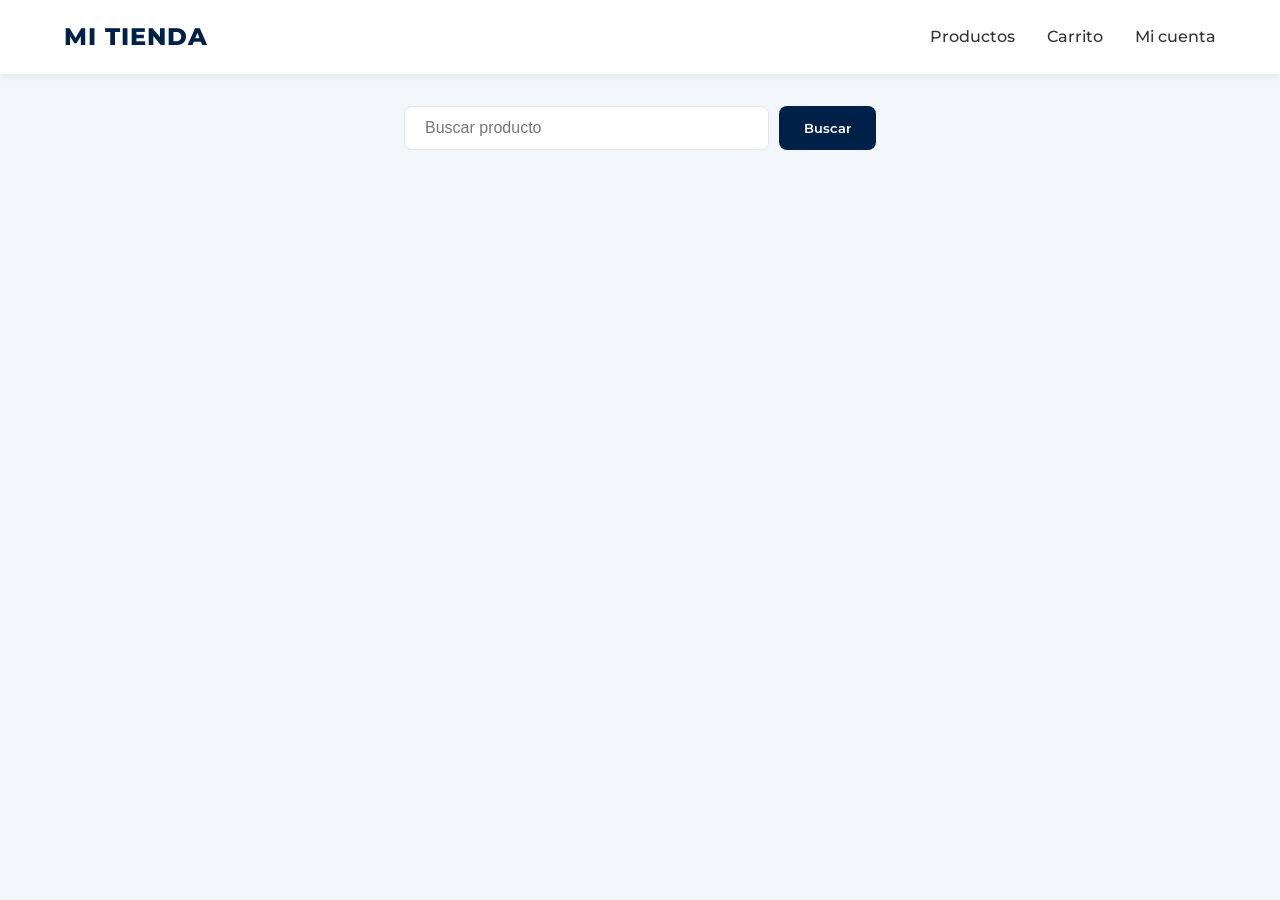
<file: index.html>
<!DOCTYPE html>
<html lang="es">

<head>
    <meta charset="UTF-8">
    <meta name="viewport" content="width=device-width, initial-scale=1.0">
    <link rel="stylesheet" href="./assets/css/pages/products.css">
    <title>Productos | Mi tienda</title>
</head>

<body>
    <header>
        <h3>Mi tienda</h3>
        <nav>
            <a href="">Productos</a>
            <a href="./pages/carrito.html">Carrito</a>
            <a href="./pages/login.html">Mi cuenta</a>
        </nav>
    </header>


    <!-- Laboratorio 1 del módulo 4 -->
    <!-- Agrega un input y un botón para buscar -->
    <!-- Al dar click, lo que se escriba en el input se buscó en los productos -->

    <main>
        <div id="buscar">
            <input type="text" id="inputBuscar" placeholder="Buscar producto"/>
            <button id="btnBuscar">Buscar</button>
        </div>

        <div id="productsList">
            <!-- Los productos se cargarán aquí dinámicamente -->
        </div>
    </main>

    <script src="./js/products.js" type="module"></script>
</body>

</html>
</file>
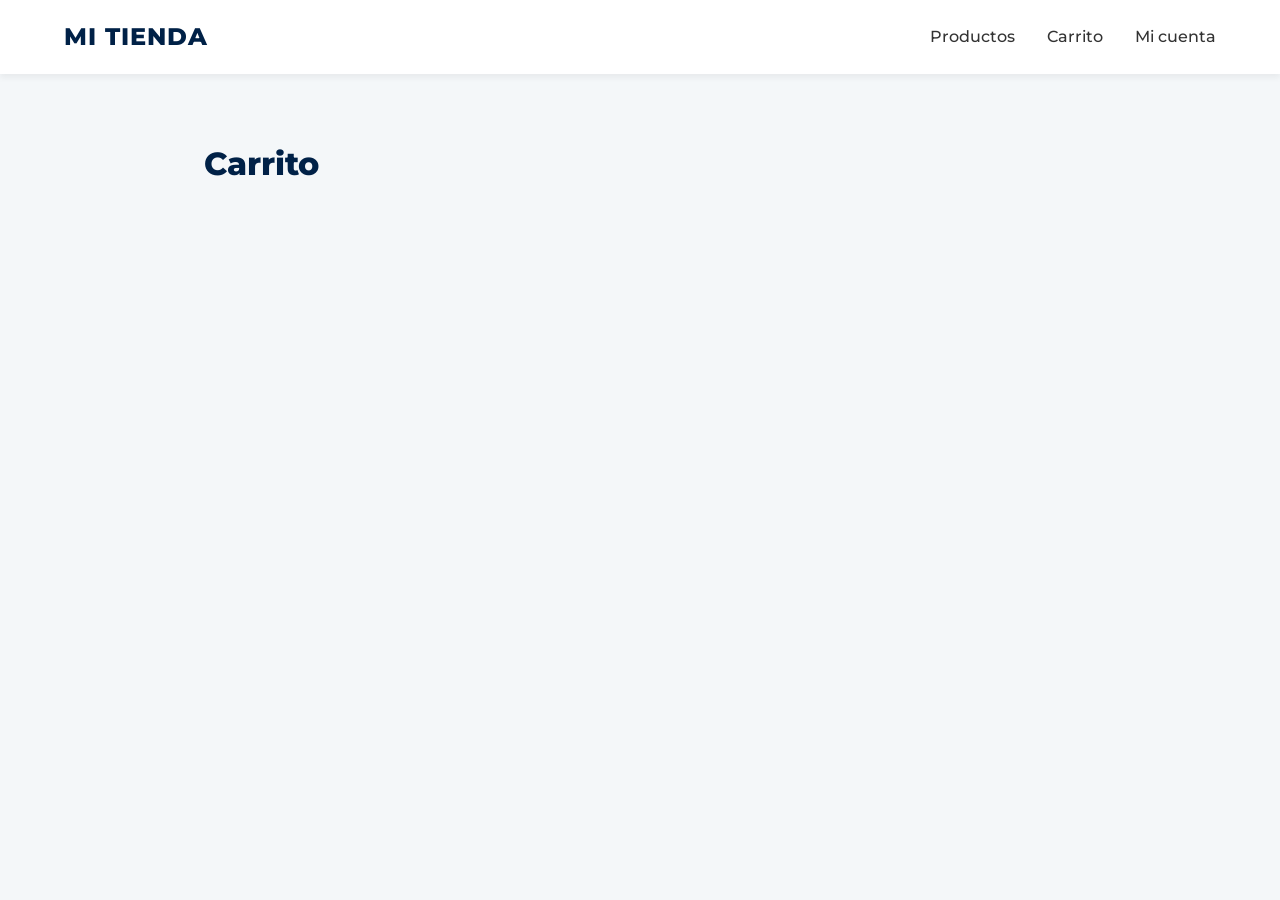
<file: pages/carrito.html>
<!DOCTYPE html>
<html lang="es">

<head>
    <meta charset="UTF-8">
    <meta name="viewport" content="width=device-width, initial-scale=1.0">
    <link rel="stylesheet" href="../assets/css/pages/carrito.css">
    <title>Carrito | Mi tienda</title>
</head>

<body>
    <header>
        <h3>Mi tienda</h3>
        <nav>
            <a href="../index.html">Productos</a>
            <a href="">Carrito</a>
            <a href="./login.html">Mi cuenta</a>
        </nav>
    </header>


    <main>
        <h1>Carrito</h1>

        <section id="productosCarrito">

        </section>
    </main>

    <script src="../js/carrito.js" type="module"></script>
</body>

</html>
</file>
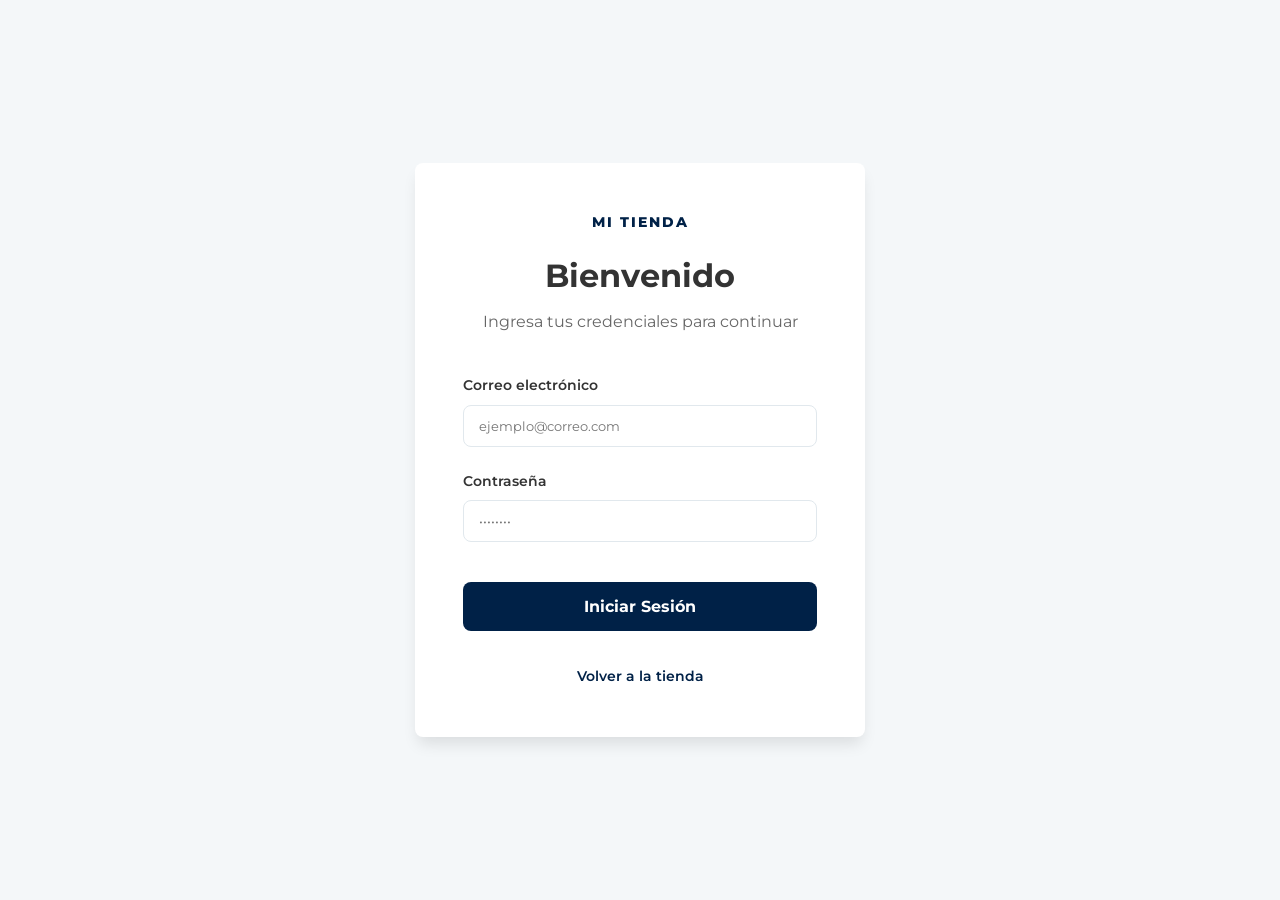
<file: pages/login.html>
<!DOCTYPE html>
<html lang="es">

<head>
    <meta charset="UTF-8">
    <meta name="viewport" content="width=device-width, initial-scale=1.0">
    <link rel="stylesheet" href="../assets/css/pages/login.css">
    <title>Iniciar sesión | Mi tienda</title>
</head>

<body>
    <div class="login-container">
        <form class="login-card">
            <h3>Mi tienda</h3>
            <h1>Bienvenido</h1>
            <p>Ingresa tus credenciales para continuar</p>
            
            <div class="input-group">
                <label for="email">Correo electrónico</label>
                <input type="email" id="email" placeholder="ejemplo@correo.com" required>
            </div>
            
            <div class="input-group">
                <label for="password">Contraseña</label>
                <input type="password" id="password" placeholder="••••••••" required>
            </div>
            
            <button type="submit" class="login-btn">Iniciar Sesión</button>
            
            <div class="login-footer">
                <a href="../index.html">Volver a la tienda</a>
            </div>
        </form>
    </div>
</body>

</html>
</file>
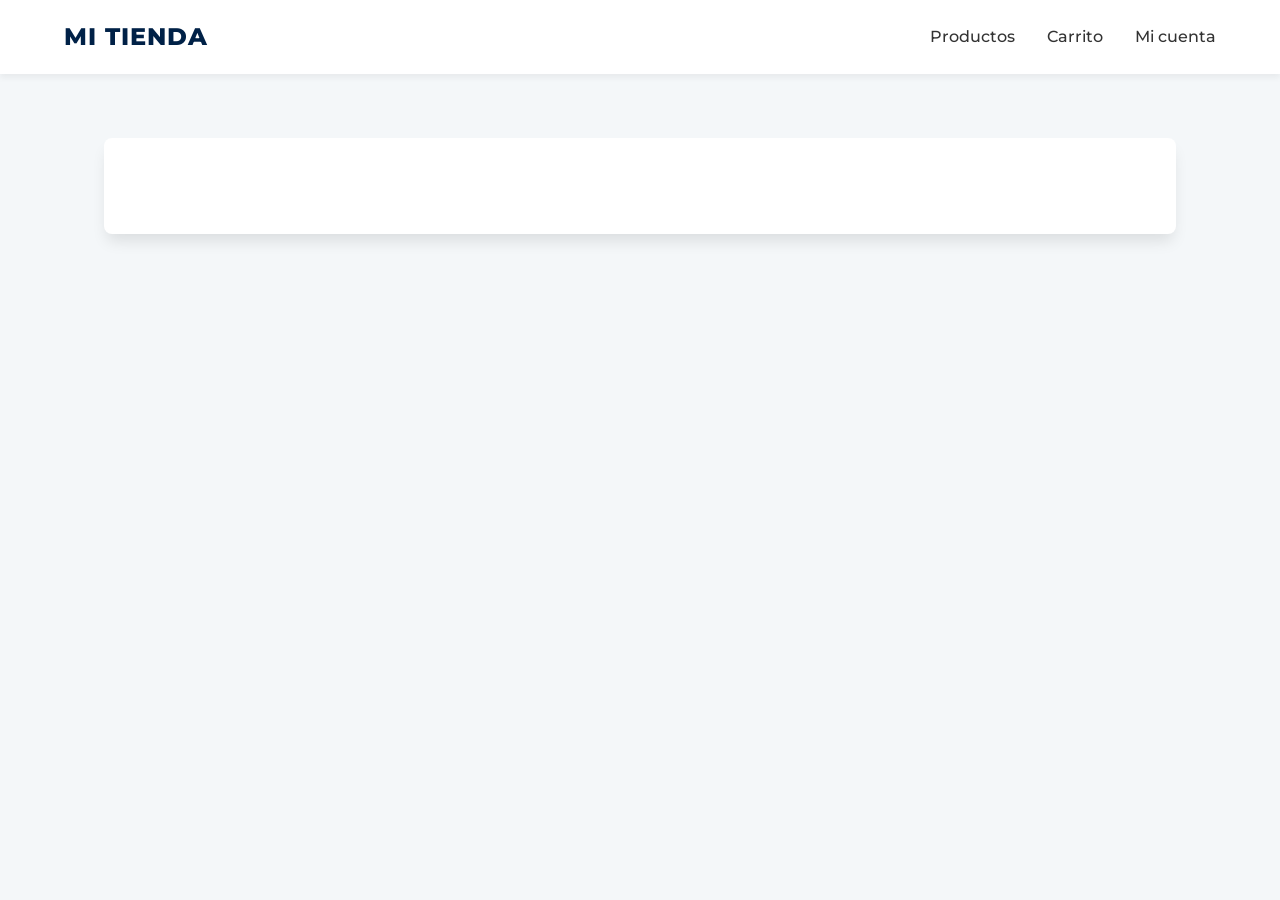
<file: pages/singleProduct.html>
<!DOCTYPE html>
<html lang="es">

<head>
    <meta charset="UTF-8">
    <meta name="viewport" content="width=device-width, initial-scale=1.0">
    <link rel="stylesheet" href="../assets/css/pages/singleProduct.css">
    <title>Detalle del Producto | Mi tienda</title>
</head>

<body>
    <header>
        <h3>Mi tienda</h3>
        <nav>
            <a href="../index.html">Productos</a>
            <a href="./carrito.html">Carrito</a>
            <a href="./login.html">Mi cuenta</a>
        </nav>
    </header>


    <main>
        <div id="singleProduct">
            <div id="singleProductContainer">
                <img id="singleProductImage">

                <div id="singleProductDescription">

                </div>
            </div>
        </div>
    </main>

    <script src="../js/singleProduct.js"></script>
</body>

</html>
</file>
<file: assets/css/pages/products.css>
@import url(../styles.config.css);

/* Contenedor del buscador */
#buscar {
    width: 100%;
    max-width: 600px;
    margin: 0 auto 3rem auto;
    display: flex;
    gap: 10px;
    padding: 0 5%;
}

#inputBuscar {
    flex: 1;
    padding: 12px 20px;
    border: 1px solid var(--border-color);
    border-radius: var(--radius);
    font-size: 1rem;
    transition: border-color 0.3s ease;
    background-color: var(--bg-color);
}

#inputBuscar:focus {
    outline: none;
    border-color: var(--primary-color);
}

#btnBuscar {
    padding: 12px 25px;
    background-color: var(--primary-color);
    color: white;
    border-radius: var(--radius);
    font-weight: 600;
}

#btnBuscar:hover {
    background-color: var(--primary-hover);
}

/* Lista de productos */
#productsList {
    display: grid;
    grid-template-columns: repeat(auto-fill, minmax(280px, 1fr));
    gap: 2rem;
    padding: 0 5% 3rem 5%;
}

.product {
    background-color: var(--bg-color);
    border-radius: var(--radius);
    overflow: hidden;
    box-shadow: var(--shadow-soft);
    transition: transform 0.3s ease, box-shadow 0.3s ease;
    display: flex;
    flex-direction: column;
    height: 100%;
    padding: 1.5rem;
}

.product:hover {
    transform: translateY(-5px);
    box-shadow: var(--shadow-medium);
}

.productImage {
    width: 100%;
    height: 200px;
    object-fit: contain;
    margin-bottom: 1.5rem;
}

/* productDescription */
.product > div {
    display: flex;
    flex-direction: column;
    flex-grow: 1;
    gap: 0.8rem;
}

.product h4 {
    font-size: 1.1rem;
    color: var(--primary-color);
    margin-bottom: 0.5rem;
}

.product p {
    font-size: 0.9rem;
    color: var(--text-light);
}

.productCategory {
    background-color: var(--secondary-color);
    color: var(--primary-color);
    font-size: 0.75rem;
    font-weight: 700;
    padding: 4px 12px;
    border-radius: 20px;
    width: fit-content;
    text-transform: uppercase;
}

.product button {
    margin-top: auto;
    padding: 12px;
    background-color: var(--primary-color);
    color: white;
    border-radius: var(--radius);
    font-weight: 600;
    width: 100%;
}

.product button:hover {
    background-color: var(--primary-hover);
}
</file>
<file: assets/css/pages/carrito.css>
@import url(../styles.config.css);

main {
    padding: 2rem 5%;
    max-width: 1000px;
    margin: 0 auto;
}

main h1 {
    color: var(--primary-color);
    margin-bottom: 2rem;
    font-size: 2rem;
    font-weight: 800;
}

#productosCarrito {
    display: flex;
    flex-direction: column;
    gap: 1.5rem;
}

/* Estilos para los elementos que el JS inyectará (asumiendo estructura similar a productos) */
.cart-item {
    background-color: var(--bg-color);
    padding: 1.5rem;
    border-radius: var(--radius);
    box-shadow: var(--shadow-soft);
    display: flex;
    align-items: center;
    gap: 2rem;
    transition: box-shadow 0.3s ease;
}

.cart-item:hover {
    box-shadow: var(--shadow-medium);
}

.cart-item img {
    width: 80px;
    height: 80px;
    object-fit: contain;
}

.cart-item-info {
    flex: 1;
}

.cart-item-info h4 {
    color: var(--primary-color);
    margin-bottom: 0.3rem;
}

.cart-item-info p {
    color: var(--text-light);
    font-weight: 600;
}

.cart-item button {
    padding: 8px 15px;
    background-color: #ff4d4d; /* Color de error/borrar, pero podemos usar un tono de azul si se prefiere */
    color: white;
    border-radius: var(--radius);
    font-weight: 600;
    font-size: 0.85rem;
}

.cart-item button:hover {
    background-color: #cc0000;
}

/* Botón de finalizar compra (si existe o se añade) */
.checkout-btn {
    display: block;
    width: 100%;
    max-width: 300px;
    margin: 3rem auto 0 auto;
    padding: 15px;
    background-color: var(--primary-color);
    color: white;
    text-align: center;
    border-radius: var(--radius);
    font-weight: 700;
    font-size: 1.1rem;
}

.checkout-btn:hover {
    background-color: var(--primary-hover);
}
</file>
<file: assets/css/pages/login.css>
@import url(../styles.config.css);

.login-container {
    min-height: 100vh;
    display: flex;
    align-items: center;
    justify-content: center;
    background-color: var(--secondary-color);
    padding: 1.5rem;
}

.login-card {
    background-color: var(--bg-color);
    padding: 3rem;
    border-radius: var(--radius);
    box-shadow: var(--shadow-medium);
    width: 100%;
    max-width: 450px;
    text-align: center;
}

.login-card h3 {
    color: var(--primary-color);
    text-transform: uppercase;
    font-size: 0.9rem;
    letter-spacing: 2px;
    margin-bottom: 1rem;
    font-weight: 800;
}

.login-card h1 {
    font-size: 2rem;
    margin-bottom: 0.5rem;
    color: var(--text-color);
}

.login-card p {
    color: var(--text-light);
    margin-bottom: 2.5rem;
}

.input-group {
    text-align: left;
    margin-bottom: 1.5rem;
}

.input-group label {
    display: block;
    font-size: 0.85rem;
    font-weight: 600;
    margin-bottom: 0.5rem;
    color: var(--text-color);
}

.input-group input {
    width: 100%;
    padding: 12px 15px;
    border: 1px solid var(--border-color);
    border-radius: var(--radius);
    font-family: inherit;
    transition: border-color 0.3s ease;
}

.input-group input:focus {
    outline: none;
    border-color: var(--primary-color);
}

.login-btn {
    width: 100%;
    padding: 15px;
    background-color: var(--primary-color);
    color: white;
    border-radius: var(--radius);
    font-weight: 700;
    font-size: 1rem;
    margin-top: 1rem;
}

.login-btn:hover {
    background-color: var(--primary-hover);
    transform: translateY(-1px);
}

.login-footer {
    margin-top: 2rem;
}

.login-footer a {
    font-size: 0.9rem;
    color: var(--primary-color);
    font-weight: 600;
}

.login-footer a:hover {
    text-decoration: underline;
}
</file>
<file: assets/css/pages/singleProduct.css>
@import url(../styles.config.css);

#singleProduct {
    padding: 2rem 5%;
    max-width: 1200px;
    margin: 0 auto;
}

#singleProductContainer {
    background-color: var(--bg-color);
    border-radius: var(--radius);
    box-shadow: var(--shadow-medium);
    display: grid;
    grid-template-columns: 1fr 1fr;
    gap: 3rem;
    padding: 3rem;
    align-items: center;
}

@media (max-width: 768px) {
    #singleProductContainer {
        grid-template-columns: 1fr;
        padding: 1.5rem;
        gap: 2rem;
    }
}

#singleProductImage {
    width: 100%;
    max-height: 500px;
    object-fit: contain;
}

#singleProductDescription {
    display: flex;
    flex-direction: column;
    gap: 1.5rem;
}

#singleProductDescription h1 {
    color: var(--primary-color);
    font-size: 2rem;
    line-height: 1.2;
}

#singleProductDescription .price {
    font-size: 1.5rem;
    font-weight: 700;
    color: var(--text-color);
}

#singleProductDescription .category {
    background-color: var(--secondary-color);
    color: var(--primary-color);
    font-size: 0.8rem;
    font-weight: 700;
    padding: 5px 15px;
    border-radius: 20px;
    width: fit-content;
    text-transform: uppercase;
}

#singleProductDescription p {
    color: var(--text-light);
    font-size: 1.1rem;
}

#singleProductDescription button {
    margin-top: 1rem;
    padding: 15px 30px;
    background-color: var(--primary-color);
    color: white;
    border-radius: var(--radius);
    font-weight: 700;
    font-size: 1rem;
    width: fit-content;
}

#singleProductDescription button:hover {
    background-color: var(--primary-hover);
    transform: translateY(-2px);
    box-shadow: var(--shadow-soft);
}
</file>
